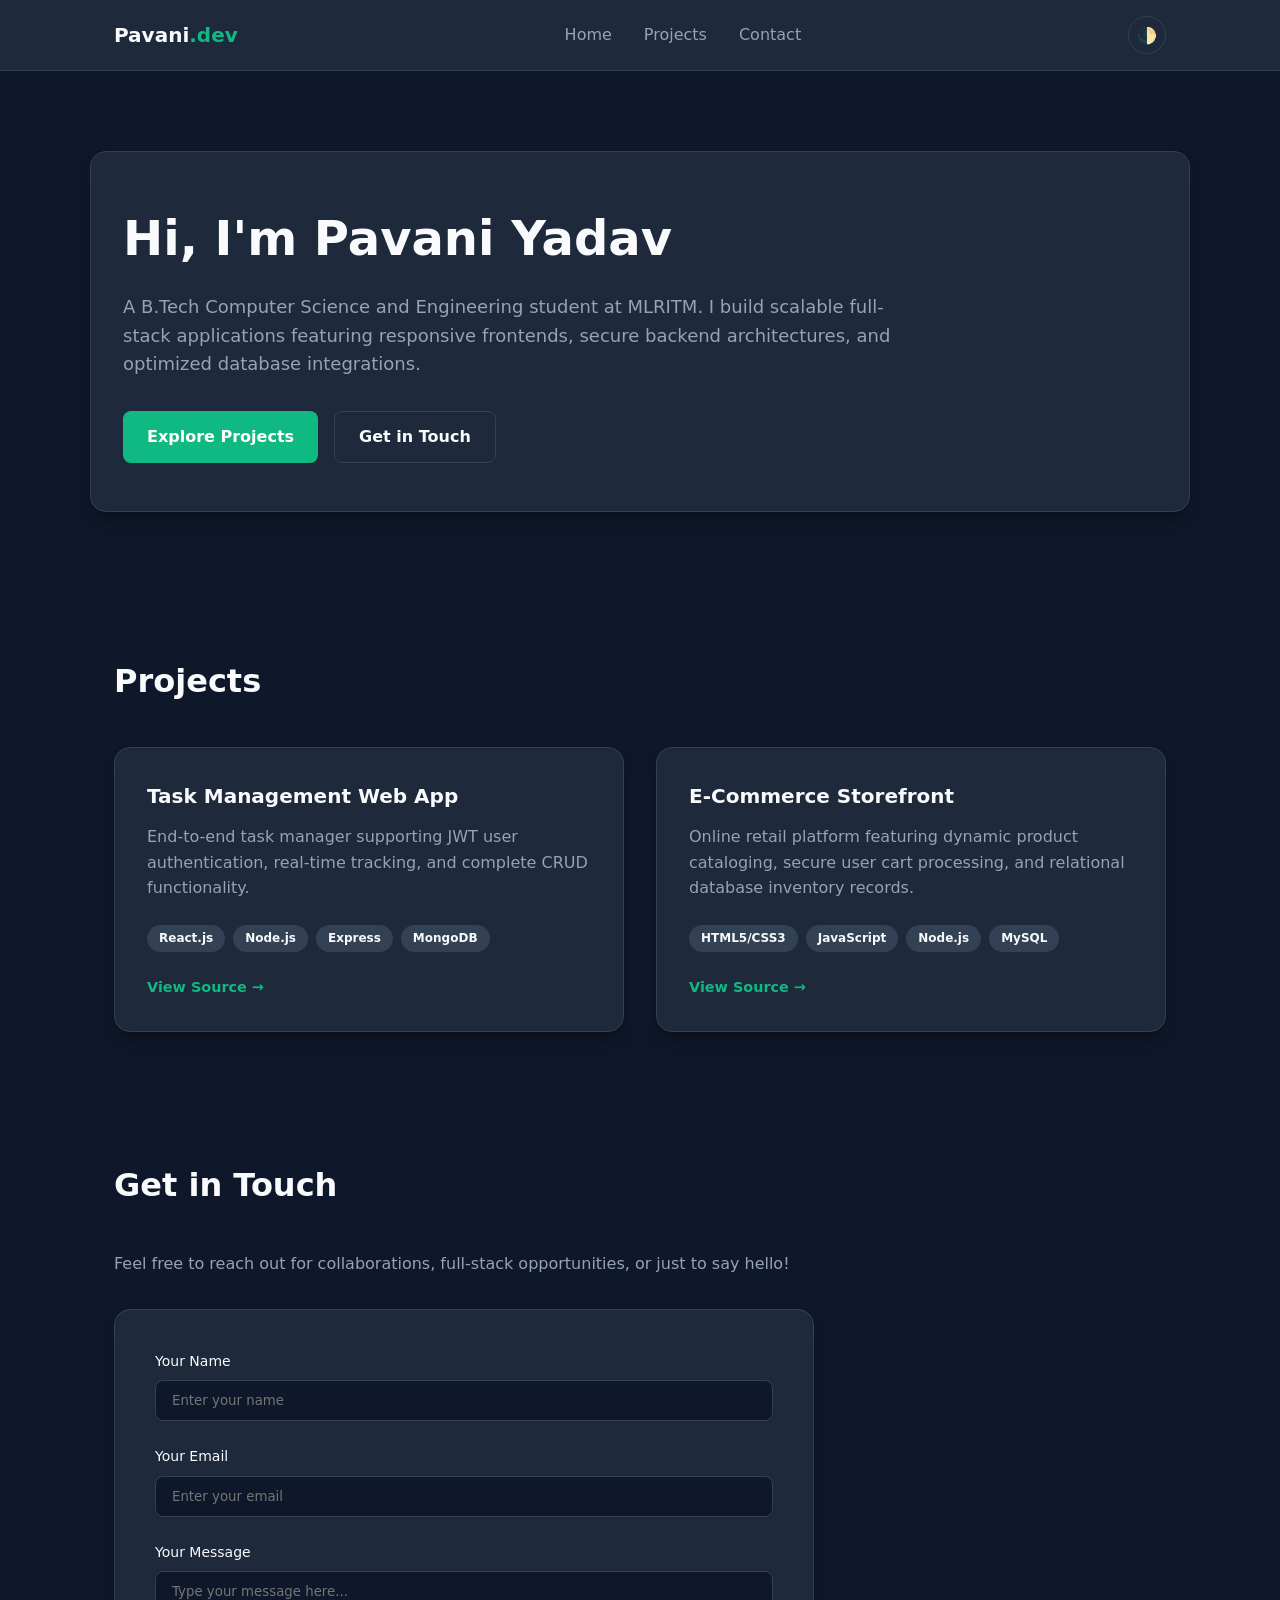
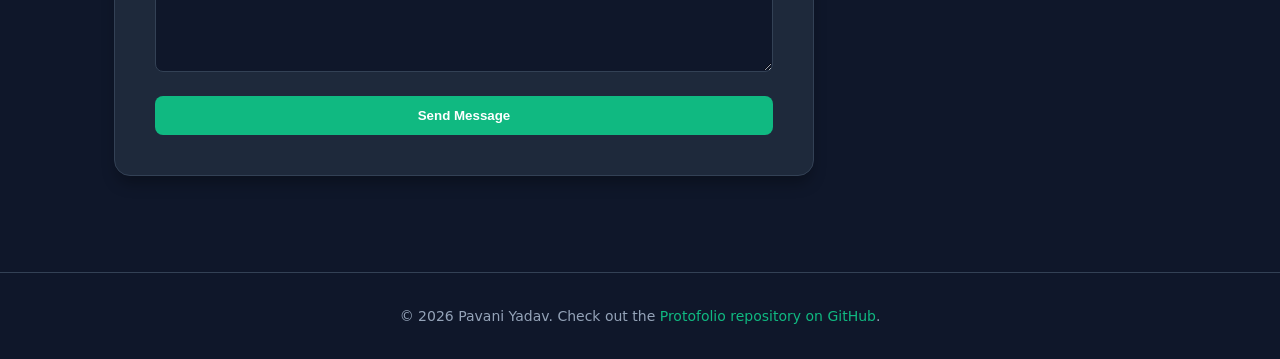
<file: index.html>
<!DOCTYPE html>
<html lang="en" data-theme="dark">
<head>
    <meta charset="UTF-8">
    <meta name="viewport" content="width=device-width, initial-scale=1.0">
    <title>Pavani Yadav | Full-Stack Portfolio</title>
    <link rel="stylesheet" href="./style.css">
</head>
<body>

    <!-- Header & Navigation -->
    <header class="site-header">
        <div class="container nav-container">
            <a href="#home" class="logo">Pavani<span>.dev</span></a>
            <nav class="nav-menu">
                <a href="#home">Home</a>
                <a href="#projects">Projects</a>
                <a href="#contact">Contact</a>
            </nav>
            <button id="theme-toggle" aria-label="Toggle theme">🌓</button>
        </div>
    </header>

    <main>
        <!-- Hero Section -->
        <section id="home" class="hero-section">
            <div class="container hero-content">
                <div class="hero-text">
                    <h1>Hi, I'm Pavani Yadav</h1>
                    <p>A B.Tech Computer Science and Engineering student at MLRITM. I build scalable full-stack applications featuring responsive frontends, secure backend architectures, and optimized database integrations.</p>
                    <div class="cta-group">
                        <a href="#projects" class="btn btn-primary">Explore Projects</a>
                        <a href="#contact" class="btn btn-secondary">Get in Touch</a>
                    </div>
                </div>
            </div>
        </section>

        <!-- Projects Section (CSS Grid) -->
        <section id="projects" class="projects-section">
            <div class="container">
                <h2 class="section-title">Projects</h2>
                <div class="projects-grid">
                    
                    <article class="project-card">
                        <div class="card-content">
                            <h3>Task Management Web App</h3>
                            <p>End-to-end task manager supporting JWT user authentication, real-time tracking, and complete CRUD functionality.</p>
                            <div class="tech-tags">
                                <span>React.js</span>
                                <span>Node.js</span>
                                <span>Express</span>
                                <span>MongoDB</span>
                            </div>
                            <a href="https://github.com/pavaniyadav226-cmyk/Protofolio" target="_blank" rel="noopener noreferrer" class="card-link">View Source &rarr;</a>
                        </div>
                    </article>

                    <article class="project-card">
                        <div class="card-content">
                            <h3>E-Commerce Storefront</h3>
                            <p>Online retail platform featuring dynamic product cataloging, secure user cart processing, and relational database inventory records.</p>
                            <div class="tech-tags">
                                <span>HTML5/CSS3</span>
                                <span>JavaScript</span>
                                <span>Node.js</span>
                                <span>MySQL</span>
                            </div>
                            <a href="https://github.com/pavaniyadav226-cmyk/Protofolio" target="_blank" rel="noopener noreferrer" class="card-link">View Source &rarr;</a>
                        </div>
                    </article>

                </div>
            </div>
        </section>

        <!-- Contact Section -->
        <section id="contact" class="contact-section">
            <div class="container contact-container">
                <h2 class="section-title">Get in Touch</h2>
                <p class="contact-subtitle">Feel free to reach out for collaborations, full-stack opportunities, or just to say hello!</p>
                <form class="contact-form">
                    <div class="form-group">
                        <label for="name">Your Name</label>
                        <input type="text" id="name" required placeholder="Enter your name">
                    </div>
                    <div class="form-group">
                        <label for="email">Your Email</label>
                        <input type="email" id="email" required placeholder="Enter your email">
                    </div>
                    <div class="form-group">
                        <label for="message">Your Message</label>
                        <textarea id="message" rows="5" required placeholder="Type your message here..."></textarea>
                    </div>
                    <button type="submit" class="btn btn-primary btn-submit">Send Message</button>
                </form>
            </div>
        </section>
    </main>

    <!-- Footer -->
    <footer class="site-footer">
        <div class="container">
           <p>&copy; 2026 Pavani Yadav. Check out the <a href="https://github.com/pavaniyadav226-cmyk/Protofolio" target="_blank" rel="noopener noreferrer">Protofolio repository on GitHub</a>.</p>
        </div>
    </footer>

    <script>
        // 1. Dynamic Theme Switcher
        const toggleBtn = document.getElementById('theme-toggle');
        const htmlElement = document.documentElement;

        toggleBtn.addEventListener('click', () => {
            const currentTheme = htmlElement.getAttribute('data-theme');
            const newTheme = currentTheme === 'dark' ? 'light' : 'dark';
            htmlElement.setAttribute('data-theme', newTheme);
        });

        // 2. Fetch Projects Dynamically from Node.js/Express Backend
        async function loadProjects() {
            // Find or fallback to projects grid container
            let gridContainer = document.querySelector('.projects-grid');
            if (!gridContainer) return;

            try {
                const response = await fetch('http://localhost:5000/api/projects');
                const projects = await response.json();

                if (!projects || projects.length === 0) {
                    return; // Keep hardcoded cards if database is empty
                }

                gridContainer.innerHTML = projects.map(project => `
                    <article class="project-card">
                        <div class="card-content">
                            <h3>${project.title}</h3>
                            <p>${project.description}</p>
                            <div class="tech-tags">
                                ${(project.techStack || []).map(tech => `<span>${tech}</span>`).join('')}
                            </div>
                            <a href="https://github.com/pavaniyadav226-cmyk/Protofolio" target="_blank" rel="noopener noreferrer" class="card-link">View Source &rarr;</a>
                        </div>
                    </article>
                `).join('');
            } catch (error) {
                console.log('Using static projects (backend server offline):', error);
            }
        }

        document.addEventListener('DOMContentLoaded', loadProjects);
    </script>
</body>
</html>
</file>
<file: style.css>
/* ========================================== 1. CSS Custom Properties (Design Tokens) ========================================== */
:root {
  --bg-primary: #0f172a;
  --bg-secondary: #1e293b;
  --bg-card: #1e293b;
  --text-primary: #f8fafc;
  --text-secondary: #94a3b8;
  --accent-color: #10b981;
  --accent-hover: #059669;
  --border-color: #334155;
  --shadow: 0 10px 15px -3px rgba(0, 0, 0, 0.3);
  --transition: all 0.3s cubic-bezier(0.4, 0, 0.2, 1);
}

[data-theme="light"] {
  --bg-primary: #f8fafc;
  --bg-secondary: #ffffff;
  --bg-card: #ffffff;
  --text-primary: #0f172a;
  --text-secondary: #64748b;
  --accent-color: #059669;
  --accent-hover: #047857;
  --border-color: #e2e8f0;
  --shadow: 0 10px 15px -3px rgba(0, 0, 0, 0.05);
}

/* ========================================== 2. Global Reset & Base Styles ========================================== */
*, *::before, *::after {
  box-sizing: border-box;
  margin: 0;
  padding: 0;
}

html {
  scroll-behavior: smooth;
}

body {
  font-family: system-ui, -apple-system, BlinkMacSystemFont, "Segoe UI", Roboto, sans-serif;
  background-color: var(--bg-primary);
  color: var(--text-primary);
  line-height: 1.6;
  transition: background-color 0.3s ease, color 0.3s ease;
}

.container {
  width: 100%;
  max-width: 1100px;
  margin: 0 auto;
  padding: 0 1.5rem;
}

/* ========================================== 3. Sticky Header & Flexbox Navigation ========================================== */
.site-header {
  position: sticky;
  top: 0;
  z-index: 1000;
  background-color: var(--bg-secondary);
  border-bottom: 1px solid var(--border-color);
  backdrop-filter: blur(8px);
}

.nav-container {
  display: flex;
  justify-content: space-between;
  align-items: center;
  height: 70px;
}

.logo {
  font-size: 1.25rem;
  font-weight: 700;
  color: var(--text-primary);
  text-decoration: none;
}

.logo span {
  color: var(--accent-color);
}

.nav-menu {
  display: flex;
  gap: 2rem;
}

.nav-menu a {
  color: var(--text-secondary);
  text-decoration: none;
  font-weight: 500;
  transition: var(--transition);
}

.nav-menu a:hover {
  color: var(--accent-color);
}

#theme-toggle {
  background: transparent;
  border: 1px solid var(--border-color);
  border-radius: 50%;
  width: 38px;
  height: 38px;
  cursor: pointer;
  display: flex;
  align-items: center;
  justify-content: center;
  font-size: 1rem;
  transition: var(--transition);
}

#theme-toggle:hover {
  border-color: var(--accent-color);
}

/* ========================================== 4. Hero Section ========================================== */
.hero-section {
  padding: 5rem 0;
  display: flex;
  align-items: center;
}

.hero-content {
  background-color: var(--bg-secondary);
  border: 1px solid var(--border-color);
  border-radius: 1rem;
  padding: 3rem 2rem;
  box-shadow: var(--shadow);
}

.hero-text h1 {
  font-size: clamp(2rem, 4vw, 3rem);
  font-weight: 800;
  margin-bottom: 1rem;
}

.hero-text p {
  color: var(--text-secondary);
  font-size: 1.125rem;
  margin-bottom: 2rem;
  max-width: 800px;
}

.cta-group {
  display: flex;
  gap: 1rem;
  flex-wrap: wrap;
}

.btn {
  display: inline-flex;
  align-items: center;
  justify-content: center;
  padding: 0.75rem 1.5rem;
  border-radius: 0.5rem;
  font-weight: 600;
  text-decoration: none;
  transition: var(--transition);
}

.btn-primary {
  background-color: var(--accent-color);
  color: #ffffff;
}

.btn-primary:hover {
  background-color: var(--accent-hover);
  transform: translateY(-2px);
}

.btn-secondary {
  background-color: transparent;
  color: var(--text-primary);
  border: 1px solid var(--border-color);
}

.btn-secondary:hover {
  border-color: var(--accent-color);
  color: var(--accent-color);
}

/* ========================================== 5. Projects Section (CSS Grid) ========================================== */
.projects-section {
  padding: 4rem 0;
}

.section-title {
  font-size: 2rem;
  margin-bottom: 2.5rem;
  font-weight: 700;
}

.projects-grid {
  display: grid;
  grid-template-columns: repeat(auto-fit, minmax(300px, 1fr));
  gap: 2rem;
}

.project-card {
  background-color: var(--bg-card);
  border: 1px solid var(--border-color);
  border-radius: 1rem;
  overflow: hidden;
  box-shadow: var(--shadow);
  transition: var(--transition);
  display: flex;
  flex-direction: column;
}

.project-card:hover {
  transform: translateY(-5px);
  border-color: var(--accent-color);
}

.card-content {
  padding: 2rem;
  display: flex;
  flex-direction: column;
  height: 100%;
}

.project-card h3 {
  font-size: 1.25rem;
  margin-bottom: 0.75rem;
}

.project-card p {
  color: var(--text-secondary);
  margin-bottom: 1.5rem;
  flex-grow: 1;
}

.tech-tags {
  display: flex;
  flex-wrap: wrap;
  gap: 0.5rem;
  margin-bottom: 1.5rem;
}

.tech-tags span {
  font-size: 0.75rem;
  font-weight: 600;
  background-color: var(--border-color);
  color: var(--text-primary);
  padding: 0.25rem 0.75rem;
  border-radius: 2rem;
}

.card-link {
  color: var(--accent-color);
  text-decoration: none;
  font-weight: 600;
  font-size: 0.9rem;
  align-self: flex-start;
}

.card-link:hover {
  text-decoration: underline;
}

/* ========================================== 6. Contact Form Section ========================================== */
.contact-section {
  padding: 4rem 0 6rem 0;
}

.contact-subtitle {
  color: var(--text-secondary);
  margin-bottom: 2rem;
}

.contact-form {
  background-color: var(--bg-secondary);
  border: 1px solid var(--border-color);
  padding: 2.5rem;
  border-radius: 1rem;
  box-shadow: var(--shadow);
  max-width: 700px;
}

.form-group {
  margin-bottom: 1.5rem;
  display: flex;
  flex-direction: column;
}

.form-group label {
  font-size: 0.875rem;
  font-weight: 500;
  margin-bottom: 0.5rem;
}

.form-group input,
.form-group textarea {
  width: 100%;
  padding: 0.75rem 1rem;
  background-color: var(--bg-primary);
  border: 1px solid var(--border-color);
  border-radius: 0.5rem;
  color: var(--text-primary);
  font-family: inherit;
  transition: var(--transition);
}

.form-group input:focus,
.form-group textarea:focus {
  outline: none;
  border-color: var(--accent-color);
}

.btn-submit {
  width: 100%;
  border: none;
  cursor: pointer;
}

/* ========================================== 7. Footer ========================================== */
.site-footer {
  border-top: 1px solid var(--border-color);
  padding: 2rem 0;
  text-align: center;
  color: var(--text-secondary);
  font-size: 0.875rem;
}

.site-footer a {
  color: var(--accent-color);
  text-decoration: none;
}

.site-footer a:hover {
  text-decoration: underline;
}

/* ========================================== 8. Responsive Media Queries ========================================== */
@media (max-width: 768px) {
  .nav-menu {
    display: none;
  }
  .hero-section {
    padding: 3rem 0;
  }
  .hero-content {
    padding: 2rem 1.25rem;
  }
  .contact-form {
    padding: 1.5rem;
  }
}
</file>
